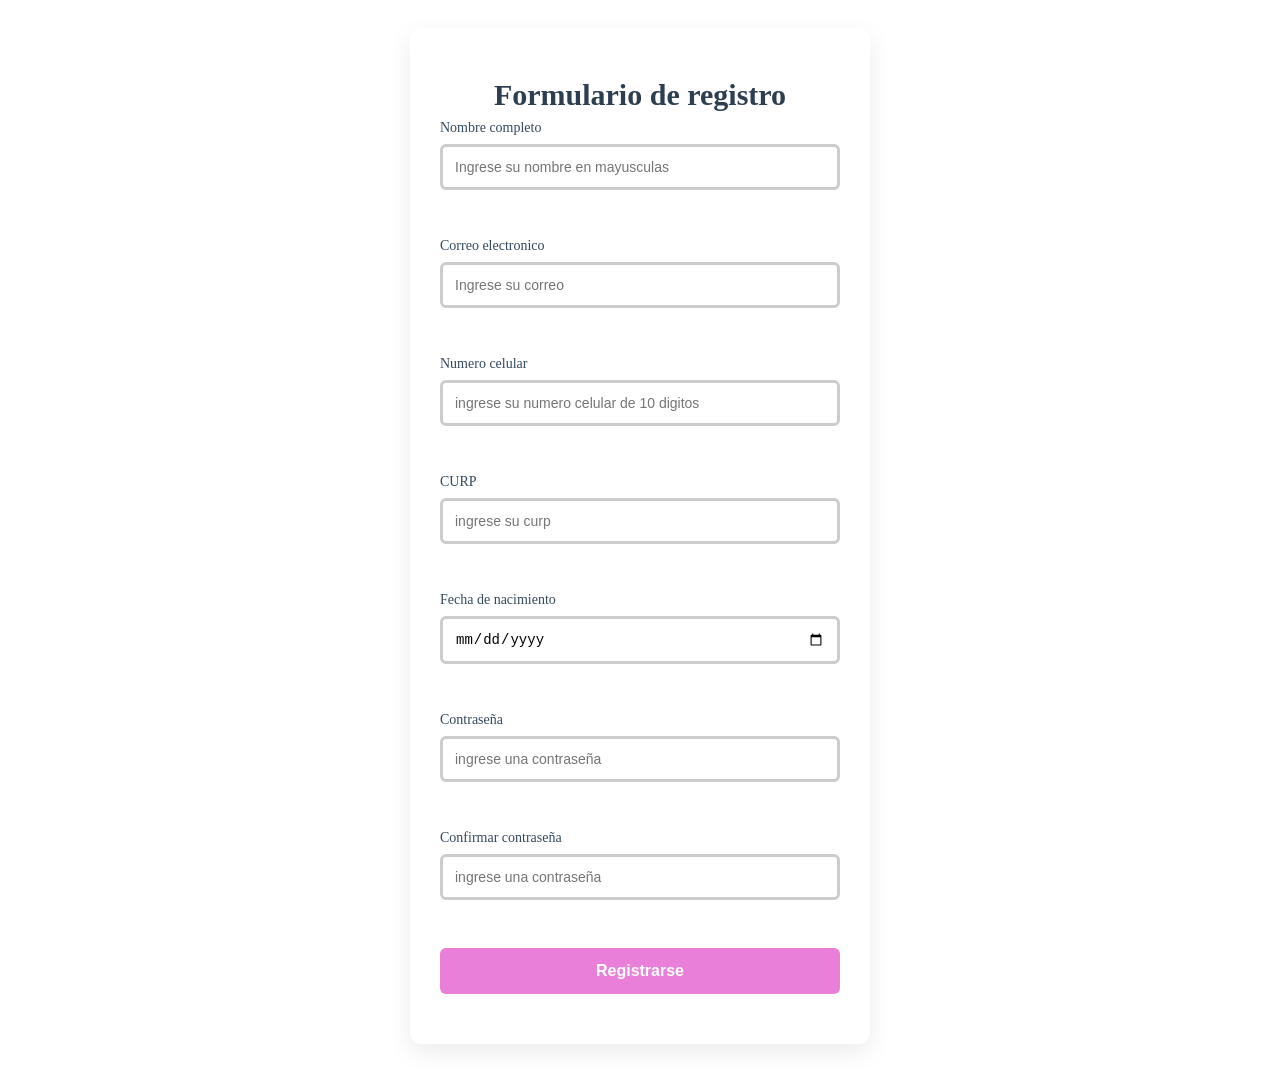
<file: index.html>
<!DOCTYPE html>
<html lang="es">

<head>
    <meta charset="UTF-8">
    <meta name="viewport" content="width=device-width, initial-scale=1.0">
    <title>Actividad 2</title>
    <script src="js/utileria.js"></script>
    <link rel="stylesheet" href="css/styles.css">
</head>

<body>
    <div class="contenedor-formulario">
        <h1>Formulario de registro</h1>
        <label> Nombre completo</label>
        <input type="text" id="nombre" oninput="validarsololetras()" placeholder="Ingrese su nombre en mayusculas">
        <span id="error-nombre"></span>
        <span id="exito-nombre"></span>
        <br>
        <label> Correo electronico</label>
        <input type="text" id="correo" oninput="validarcorreo()" placeholder="Ingrese su correo">
        <span id="error-correo"></span>
        <span id="exito-correo"></span>
        <br>
        <label> Numero celular</label>
        <input type="text" id="celular" oninput="validarlongitud()"
            placeholder="ingrese su numero celular de 10 digitos">
        <span id="error-celular"></span>
        <span id="exito-celular"></span>
        <br>
        <label> CURP</label>
        <input type="text" id="curp" oninput="validarcurp()" placeholder="ingrese su curp">
        <span id="error-curp"></span>
        <span id="exito-curp"></span>
        <br>
        <label> Fecha de nacimiento</label>
        <input type="date" id="edad" placeholder="ingrese su fecha de nacimiento">
        <span id="error-edad"></span>
        <span id="exito-edad"></span>
        <br>
        <label> Contraseña</label>
        <input type="password" id="contraseña" oninput="contraseña()" placeholder="ingrese una contraseña">
        <span id="error-contraseña"></span>
        <span id="exito-contraseña"></span>
        <br>
        <label> Confirmar contraseña</label>
        <input type="password" id="confirmar" oninput="validarconfirmarcontraseña()"
            placeholder="ingrese una contraseña">
        <span id="error-confirmar"></span>
        <span id="exito-confirmar"></span>
        <br>
        <button class="boton-verificar" onclick="validaredad()">Registrarse</button>
        <div id="miModal" class="modal-fondo">
            <div class="modal-contenido">
                <h2>Resultado del Cálculo</h2>
                <p id="texto-modal-edad"></p>
                <button type="button" class="boton-cerrar" onclick="cerrarModal()">Cerrar</button>
            </div>
        </div>
    </div>
</body>

</html>
</file>
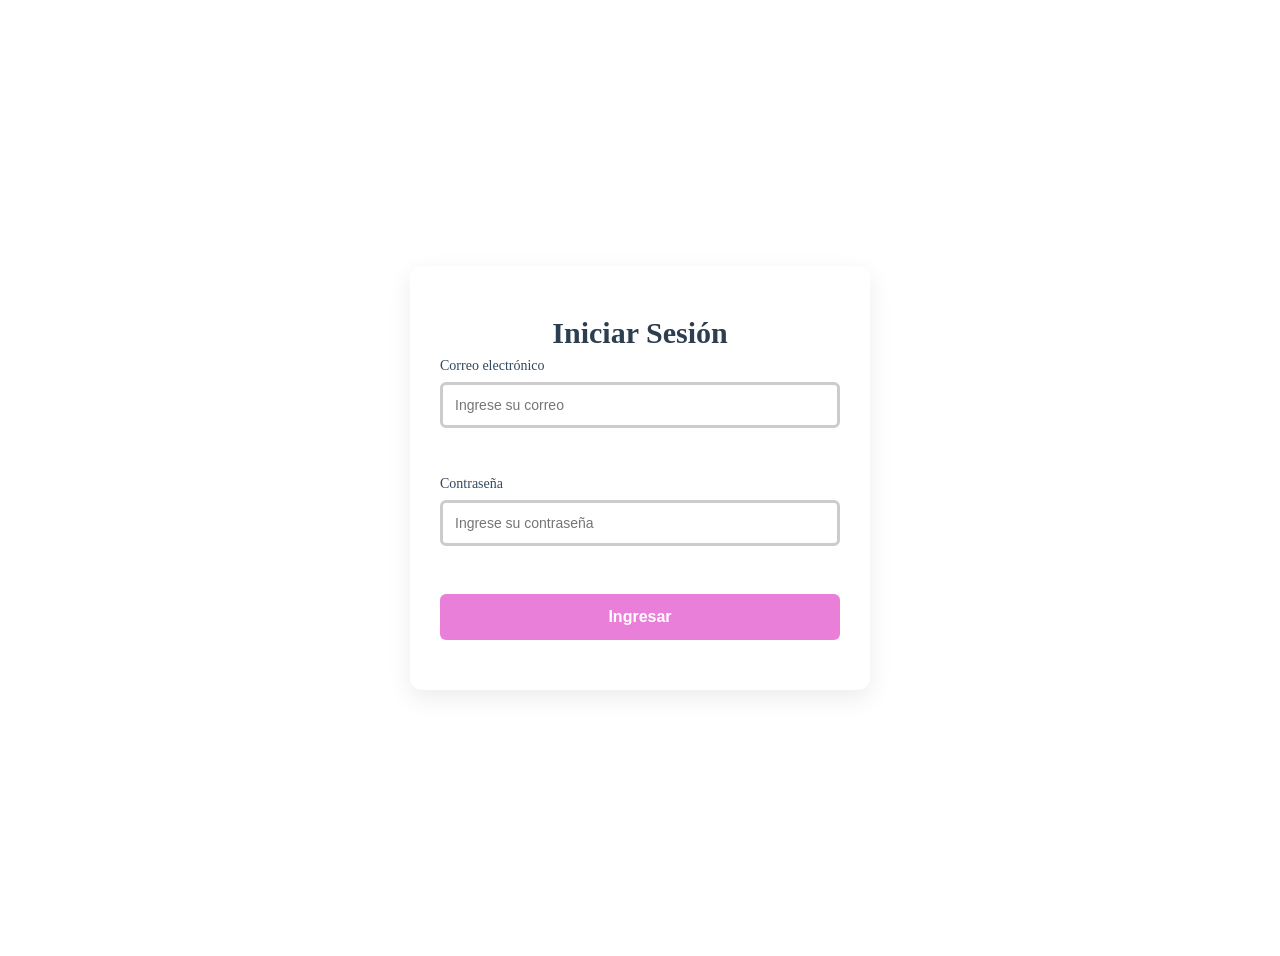
<file: login.html>
<!DOCTYPE html>
<html lang="es">

<head>
    <meta charset="UTF-8">
    <meta name="viewport" content="width=device-width, initial-scale=1.0">
    <title>Inicio de Sesión</title>
    <script src="js/utileria.js"></script>
    <link rel="stylesheet" href="css/styles.css">
</head>

<body>
    <div class="contenedor-formulario">
        <h1>Iniciar Sesión</h1>

        <label>Correo electrónico</label>
        <input type="text" id="correo" oninput="validarcorreo()" placeholder="Ingrese su correo">
        <span id="error-correo"></span>
        <br>

        <label>Contraseña</label>
        <input type="password" id="contraseña" oninput="contraseña()" placeholder="Ingrese su contraseña">
        <span id="error-contraseña"></span>
        <span id="exito-contraseña"></span>
        <br>

        <button class="boton-verificar" type="submit">Ingresar</button>
    </div>
</body>

</html>
</file>
<file: css/styles.css>
body {
    background-color: #ffffff;
    display: flex;
    justify-content: center;
    align-items: center;
    min-height: 100vh;
    padding: 20px;
}

#error-correo {
    color: red;
    font-size: 12px;
    margin-bottom: 10px;
    display: block;
}

#error-nombre {
    color: red;
    font-size: 12px;
    margin-bottom: 10px;
    display: block;
}

#error-celular {
    color: red;
    font-size: 12px;
    margin-bottom: 10px;
    display: block;
}

#exito-contraseña {
    color: green;
    font-size: 12px;
    margin-bottom: 10px;
    display: block;
}

#error-edad {
    color: red;
    font-size: 12px;
    margin-bottom: 10px;
    display: block;
}

#error-contraseña {
    color: red;
    font-size: 12px;
    margin-bottom: 10px;
    display: block;
}

.contenedor-formulario {
    background-color: #ffffff;
    max-width: 400px;
    width: 100%;
    padding: 30px;
    border-radius: 12px;
    box-shadow: 0 8px 24px rgba(0, 0, 0, 0.08);
}

h1 {
    color: #2c3e50;
    font-size: 30px;
    margin-bottom: 8px;
    text-align: center;
}

label {
    display: block;
    margin-bottom: 8px;
    color: #34495e;
    font-weight: 500;
    font-size: 14px;
}

input {
    width: 100%;
    padding: 12px;
    border: 3px solid #ccc;
    border-radius: 6px;
    font-size: 14px;
    transition: border-color 0.3s, box-shadow 0.3s;
    margin-bottom: 20px;
    box-sizing: border-box;
}

input[readonly] {
    background-color: #e9ecef;
    color: #495057;
    border-color: #ced4da;
    cursor: not-allowed;
    font-weight: bold;
}

.boton-verificar {
    width: 100%;
    background-color: #ea7fd9;
    color: white;
    border: none;
    padding: 14px;
    font-size: 16px;
    font-weight: bold;
    border-radius: 6px;
    cursor: pointer;
    transition: background-color 0.2s;
    margin-bottom: 20px;
}

.boton-cerrar {
    background-color: #ea7fd9;
    color: white;
    border: none;
    padding: 10px 20px;
    font-size: 16px;
    font-weight: bold;
    border-radius: 6px;
    cursor: pointer;
    margin-top: 20px;
}

.modal-fondo {
    display: none;
    position: fixed;
    top: 0;
    left: 0;
    width: 100%;
    height: 100%;
    background-color: rgba(0, 0, 0, 0.5);
    justify-content: center;
    align-items: center;
    z-index: 1000;
}

.modal-contenido {
    background-color: #ffffff;
    padding: 30px;
    border-radius: 12px;
    text-align: center;
    box-shadow: 0 4px 24px rgba(0, 0, 0, 0.3);
    max-width: 320px;
    width: 100%;
    display: block;
    position: relative;
}

.modal-contenido h2 {
    color: #2c3e50;
    margin-top: 0;
    margin-bottom: 15px;
    font-size: 22px;
}

.modal-contenido p {
    color: #555;
    font-size: 18px;
    margin: 20px 0;
}

.boton-cerrar {
    background-color: #ea7fd9;
    color: white;
    border: none;
    padding: 10px 20px;
    border-radius: 6px;
    cursor: pointer;
    font-weight: bold;
    font-size: 14px;
    transition: background-color 0.2s;
    display: inline-block;
}

#exito-confirmar {
    color: green;
    font-size: 12px;
    margin-bottom: 10px;
    display: block;
}

#error-confirmar {
    color: red;
    font-size: 12px;
    margin-bottom: 10px;
    display: block;
}

#error-curp {
    color: red;
    font-size: 12px;
    margin-bottom: 10px;
    display: block;
}

.boton-cerrar:hover {
    background-color: #d6491e;
}

#exito-curp {
    color: green;
    font-size: 12px;
    margin-bottom: 10px;
    display: block;
}

#exito-edad {
    color: green;
    font-size: 12px;
    margin-bottom: 10px;
    display: block;
}

#exito-nombre {
    color: green;
    font-size: 12px;
    margin-bottom: 10px;
    display: block;
}

#exito-celular {
    color: green;
    font-size: 12px;
    margin-bottom: 10px;
    display: block;
}

#exito-correo {
    color: green;
    font-size: 12px;
    margin-bottom: 10px;
    display: block;
}

#exito-contraseña {
    color: green;
    font-size: 12px;
    margin-bottom: 10px;
    display: block;
}
</file>
